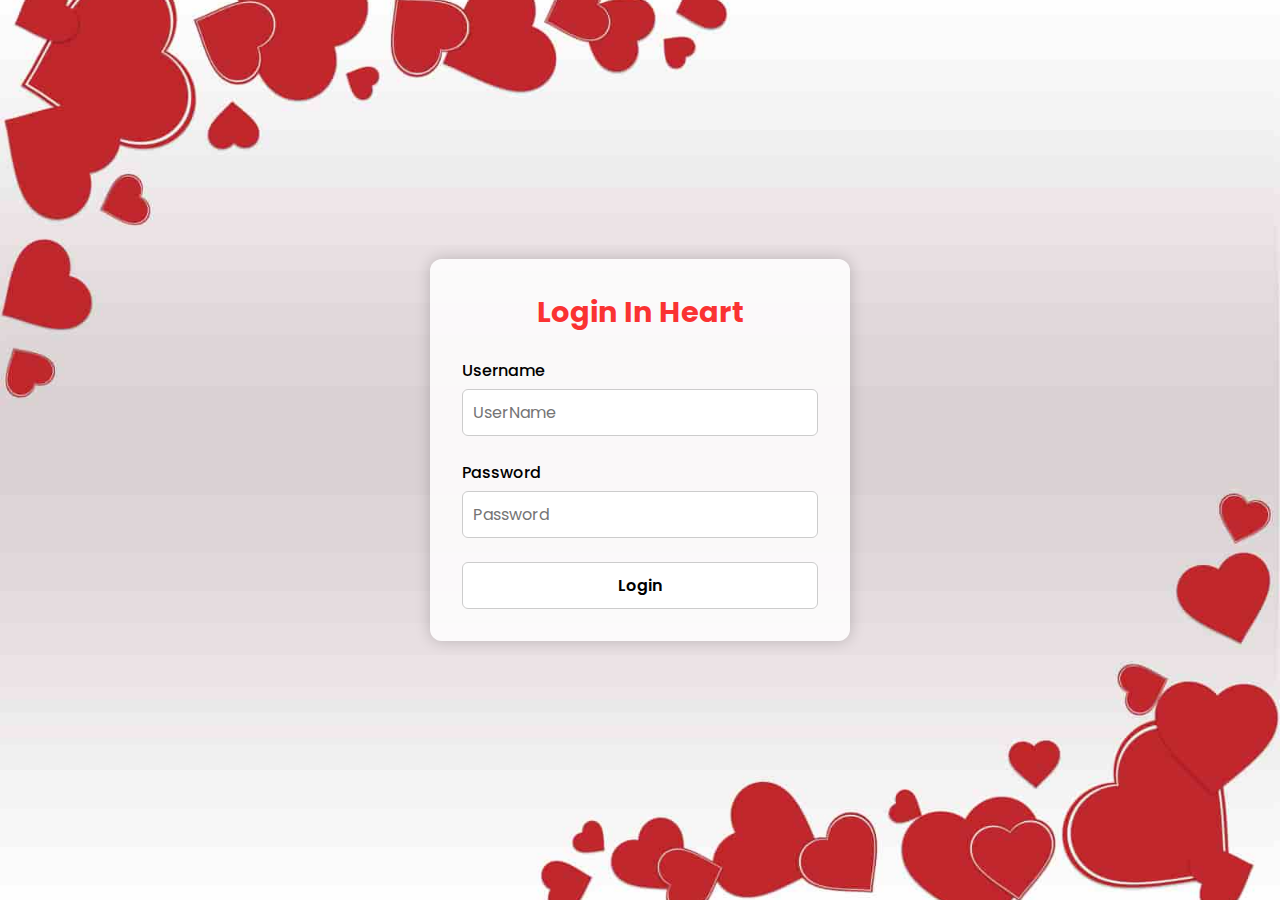
<file: index.html>
<!DOCTYPE html>
<html lang="en">
  <head>
    <meta charset="UTF-8" />
    <meta name="viewport" content="width=device-width, initial-scale=1.0" />

    <title>Ashmita ❤️</title>

    <link rel="stylesheet" href="style.css" />
  </head>

  <body>
    <form action="" method="post">
      <h1>Login In Heart</h1>

      <div class="input">
        <label for="userName">Username</label>
        <input
          type="text"
          name="userName"
          id="userName"
          placeholder="UserName"
        />
      </div>

      <div class="input">
        <label for="password">Password</label>
        <input
          type="password"
          name="password"
          id="password"
          placeholder="Password"
        />
      </div>

      <div class="input">
        <input type="submit" value="Login" class="login" />
      </div>
    </form>

    <script>
      document.querySelector("form").addEventListener("submit", function (e) {
        e.preventDefault();

        const username = document.getElementById("userName").value;
        const password = document.getElementById("password").value;

        if (username === "ashmita" && password === "loveyou") {
          localStorage.setItem("auth", "true");

          window.location.href = "main.html";
        } else {
          alert("Wrong username or password 😢");
        }
      });
    </script>
  </body>
</html>
</file>
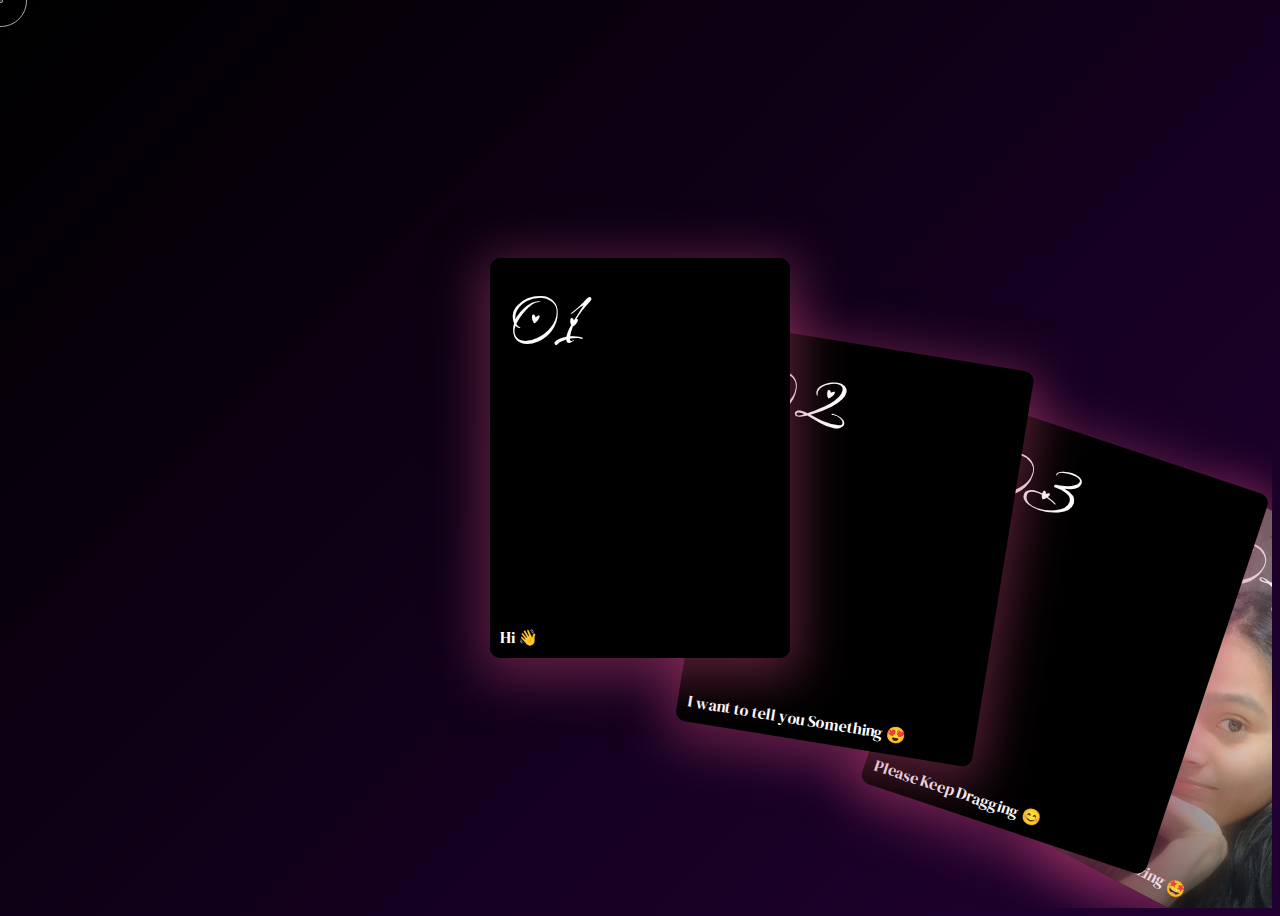
<file: temp-gallery-backup/index.html>
<!DOCTYPE html>
<html lang="en">
  <head>
    <meta charset="UTF-8" />
    <meta name="viewport" content="width=device-width, initial-scale=1.0" />
    <title>Ashmita ❤️</title>

    <link rel="stylesheet" href="style.css" />
  </head>

  <body>
    <div class="carousel">
      <div class="carousel-item">
        <div class="carousel-box">
          <div class="title">Hi 👋</div>
          <div class="num">01</div>
        </div>
      </div>

      <div class="carousel-item">
        <div class="carousel-box">
          <div class="title">I want to tell you Something 😍</div>
          <div class="num">02</div>
        </div>
      </div>

      <div class="carousel-item">
        <div class="carousel-box">
          <div class="title">Please Keep Dragging 😊</div>
          <div class="num">03</div>
        </div>
      </div>

      <div class="carousel-item">
        <div class="carousel-box">
          <div class="title">You are Amazing 🤩</div>
          <div class="num">04</div>
          <img src="./images/1.jpg" />
        </div>
      </div>

      <div class="carousel-item">
        <div class="carousel-box">
          <div class="title">
            This picture reminds me of my 2020 era because I used to imagine a
            partner like this <br />
            (Chikkuu 🤭🥰)
          </div>
          <div class="num">05</div>
          <img src="./images/2.jpg" />
        </div>
      </div>

      <div class="carousel-item">
        <div class="carousel-box">
          <div class="title">
            Most Beautiful Person on Earth 💯 And Cutest 🎀
          </div>
          <div class="num">06</div>
          <img src="./images/3.jpg" />
        </div>
      </div>

      <div class="carousel-item">
        <div class="carousel-box">
          <div class="title">And Since i met You 😗</div>
          <div class="num">07</div>
          <img src="./images/4.jpg" />
        </div>
      </div>

      <div class="carousel-item">
        <div class="carousel-box">
          <div class="title">
            I feel very Lucky Everyday 😇 <br />
            this picture still makes me crush on you
          </div>
          <div class="num">08</div>
          <img src="./images/5.jpg" />
        </div>
      </div>

      <div class="carousel-item">
        <div class="carousel-box">
          <div class="title">how can someone be so cute 🥰</div>
          <div class="num">09</div>
          <img src="./images/6.jpg" />
        </div>
      </div>

      <div class="carousel-item">
        <div class="carousel-box">
          <div class="title">
            the cutest picture ever <br />
            I love You ❤️
          </div>
          <div class="num">10</div>
          <img src="./images/7.jpg" />
        </div>
      </div>

      <div class="carousel-item">
        <div class="carousel-box">
          <div class="title pro-text">
            कैसे बयां करूं अपना हाल-ए-दिल तुमसे, <br />
            काश तुम समझाे कि कितनी चाहत है तुमसे।
          </div>
          <div class="num">Proposel</div>
        </div>
      </div>

      <div class="carousel-item">
        <div class="carousel-box">
          <div class="title" style="font-size: larger">
            चूम लेते हैं तेरे कदमों की मिट्टी को, <br />
            क्योंकि तुम पर प्यार आता है , <br />
            पर तुम आए घर और मां से कह दिया, <br />
            देखो अपने बच्चे को ये तो मिट्टी खाता है
          </div>
          <div class="num">😂</div>
        </div>
      </div>

      <div class="carousel-item">
        <div class="carousel-box1">
          <div class="title">
            <a href="./shayari.html">More love ahead</a>
          </div>
          <div class="num"></div>
        </div>
      </div>
    </div>

    <div class="cursor"></div>
    <div class="cursor cursor2"></div>

    <!-- partial -->
    <script src="script.js"></script>
  </body>
</html>
</file>
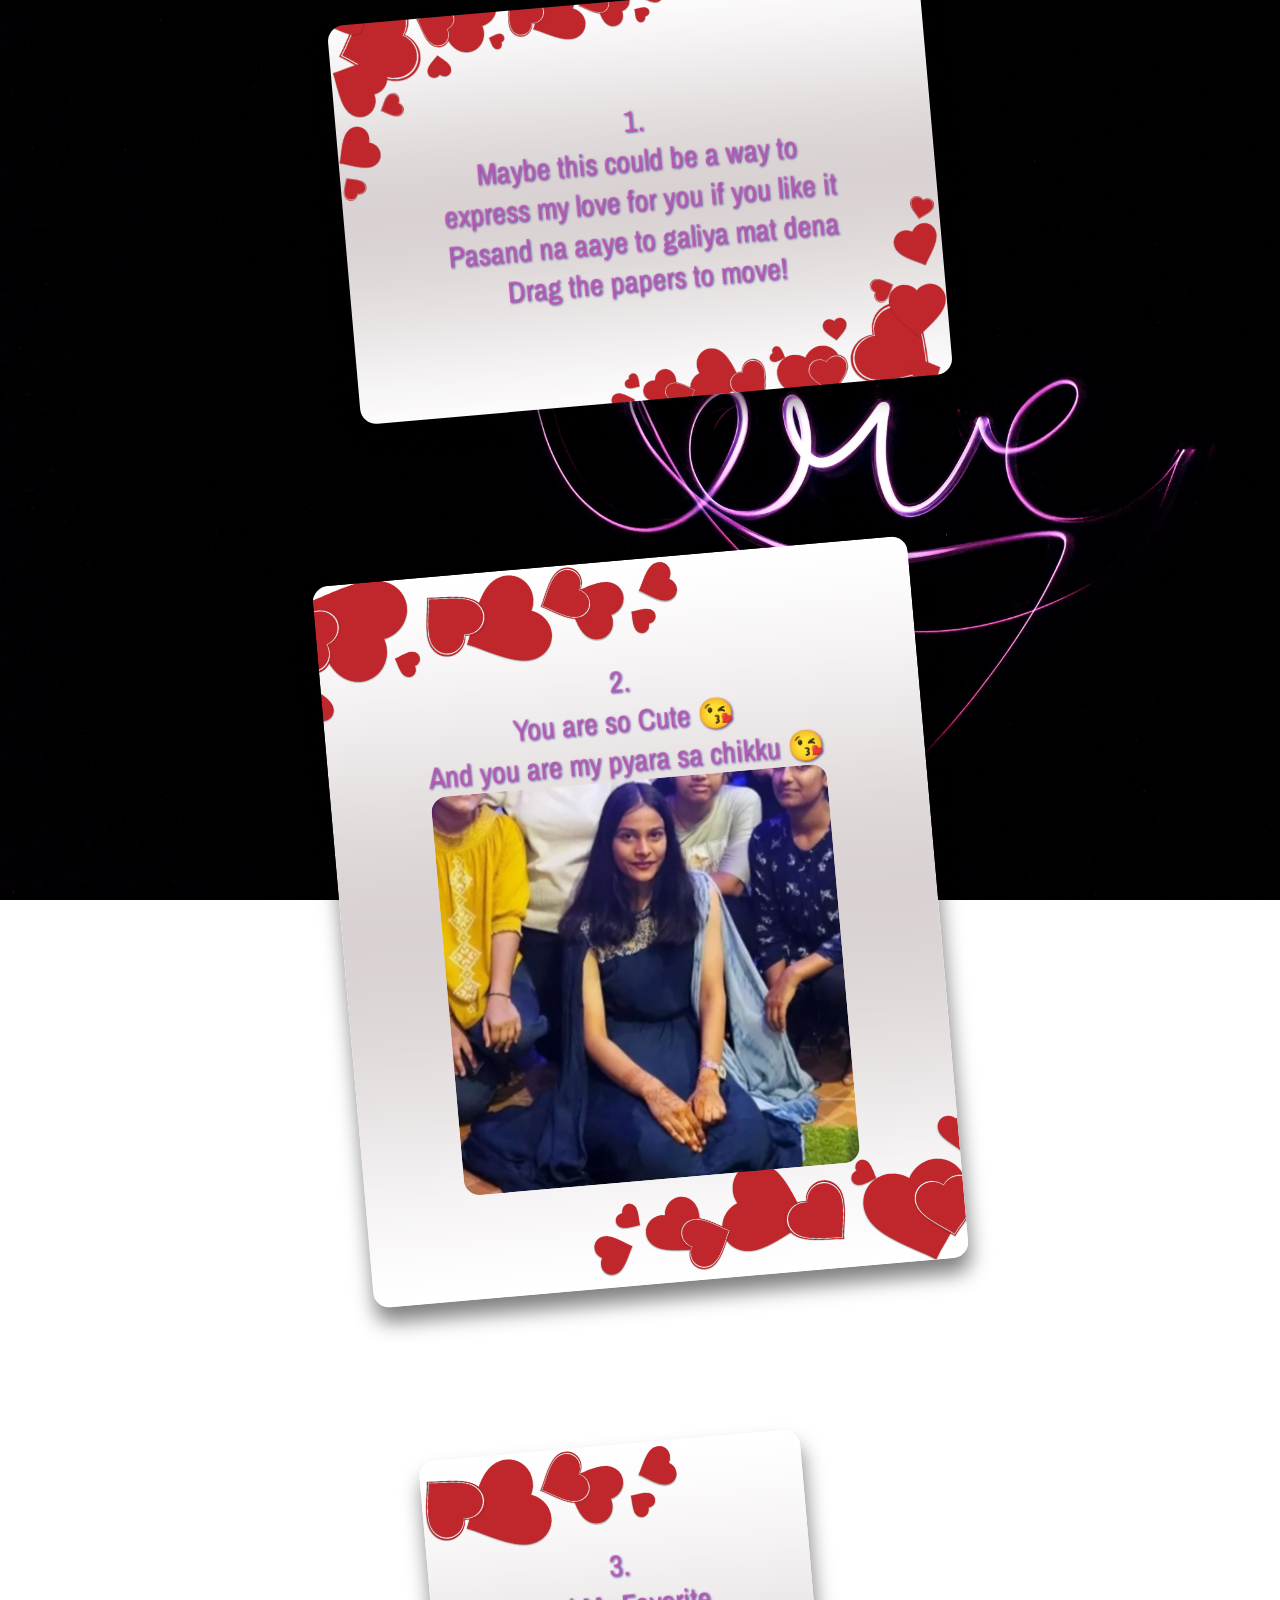
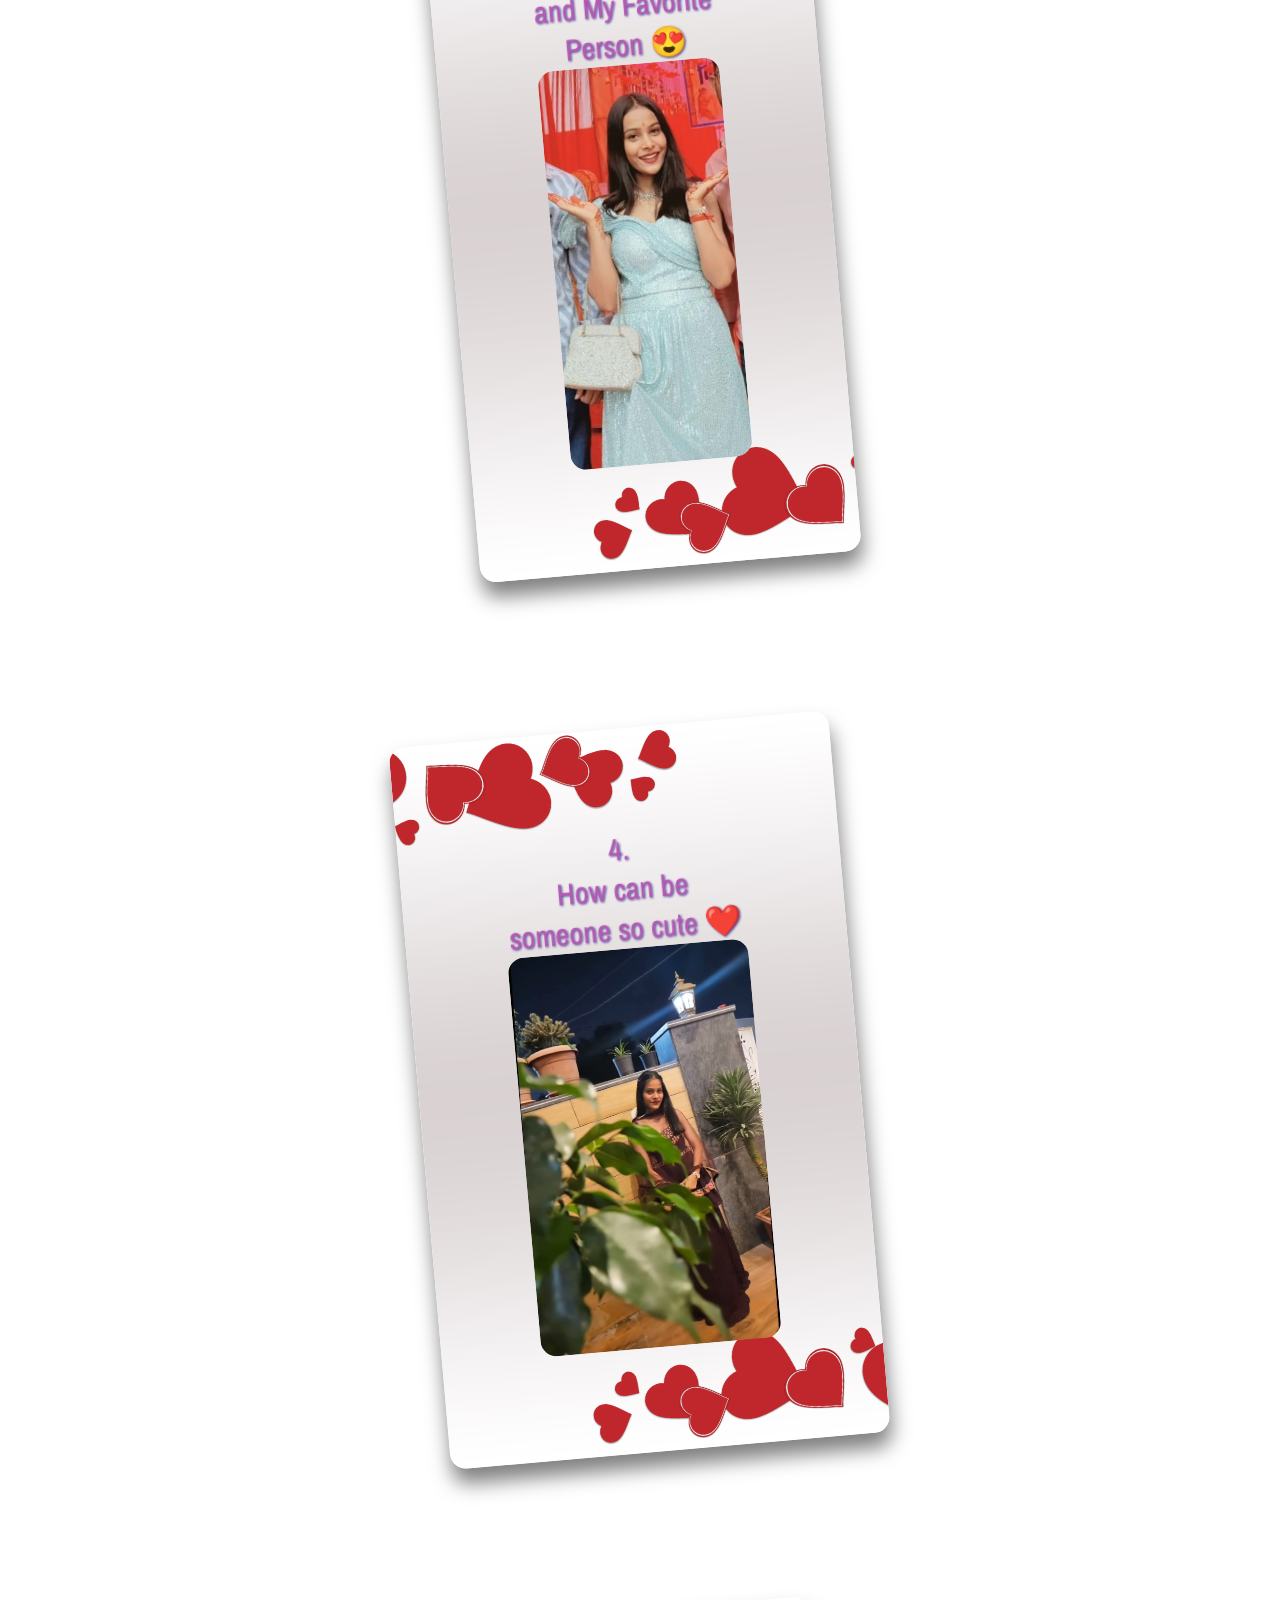
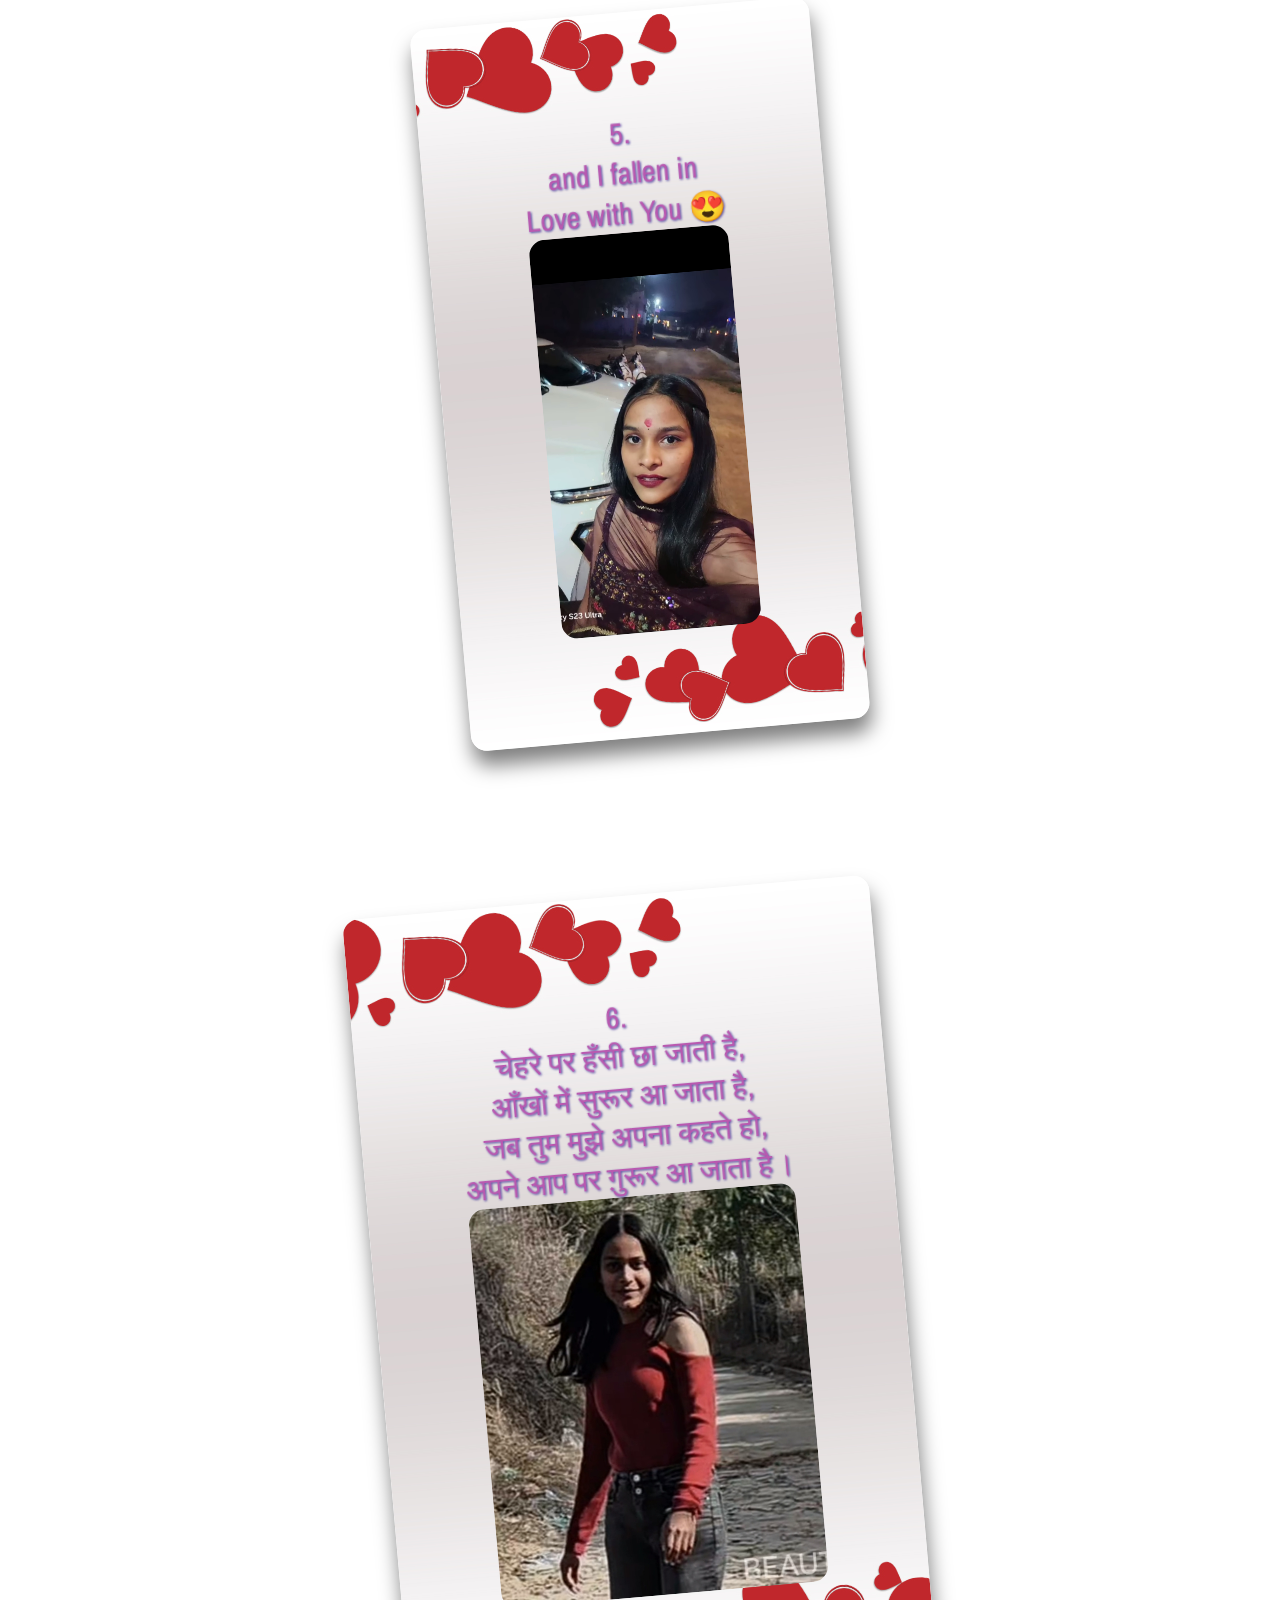
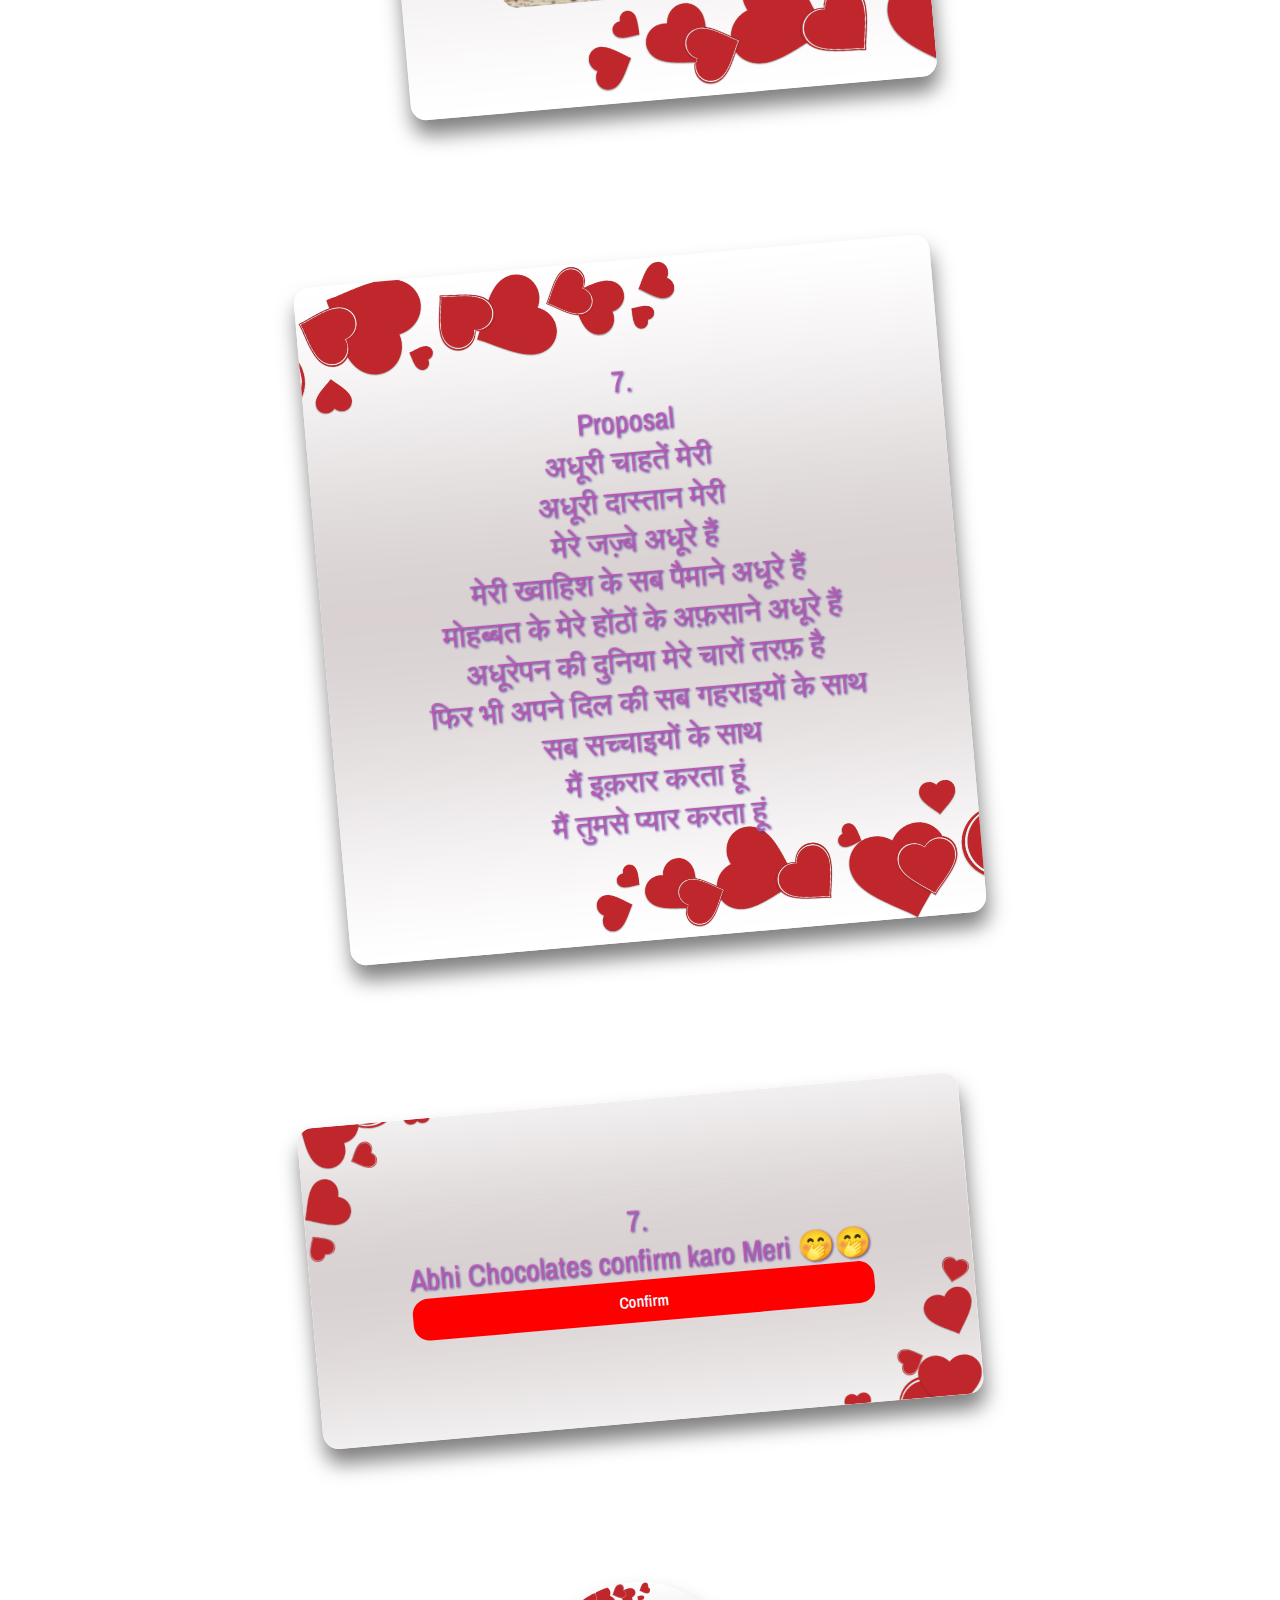
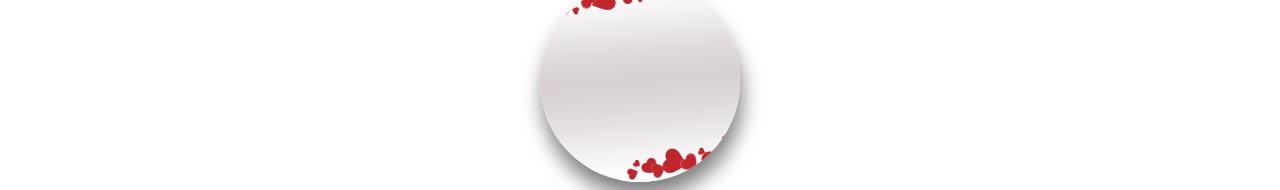
<file: projects/Ashu/index.html>
<!DOCTYPE html>
<html lang="en">
  <head>
    <meta charset="UTF-8" />
    <title>Ashmita ❤️</title>
    <link
      rel="stylesheet"
      href="https://fonts.googleapis.com/css2?family=Short+Stack&amp;family=Homemade+Apple&amp;display=swap"
    />
    <link rel="stylesheet" href="style.css" />
  </head>
  <body>
    <div class="paper heart"></div>

    <div class="paper image">
      <p class="p1">7.</p>

      <p>Abhi Chocolates confirm karo Meri 🤭🤭</p>

      <a href="/confirm.html">Confirm</a>
    </div>

    <div class="paper image">
      <p class="p1">7.</p>
      <p class="p1">Proposal</p>

      <p class="p1">
        अधूरी चाहतें मेरी <br />
        अधूरी दास्तान मेरी <br />
        मेरे जज़्बे अधूरे हैं <br />
        मेरी ख्वाहिश के सब पैमाने अधूरे हैं <br />
        मोहब्बत के मेरे होंठों के अफ़साने अधूरे हैं <br />
        अधूरेपन की दुनिया मेरे चारों तरफ़ है <br />
        फिर भी अपने दिल की सब गहराइयों के साथ <br />
        सब सच्चाइयों के साथ <br />
        मैं इक़रार करता हूं <br />
        मैं तुमसे प्यार करता हूं <br />
      </p>
    </div>

    <div class="paper image">
      <p class="p1">6.</p>

      <p class="p1">
        चेहरे पर हँसी छा जाती है, <br />
        आँखों में सुरूर आ जाता है, <br />
        जब तुम मुझे अपना कहते हो, <br />
        अपने आप पर ग़ुरूर आ जाता है।
      </p>

      <img src="images/5.jpg" />
    </div>

    <div class="paper">
      <p class="p1">5.</p>

      <p>and I fallen in</p>
      <p>Love with You 😍</p>

      <img src="images/2.jpg" />
    </div>

    <div class="paper">
      <p class="p1">4.</p>

      <p>How can be</p>
      <p>someone so cute ❤️</p>
      <img src="images/3.jpg" />
    </div>

    <div class="paper">
      <p class="p1">3.</p>

      <p class="p1">and My Favorite</p>
      <p class="p2">Person 😍</p>

      <img src="images/4.jpg" />
    </div>

    <div class="paper">
      <p class="p1">2.</p>

      <p class="p1">You are so Cute 😘</p>
      <p class="p1">And you are my pyara sa chikku 😘</p>

      <img src="images/1.jpg" />
    </div>

    <div class="paper">
      <p class="p1">1.</p>
      <p class="p1">
        Maybe this could be a way to <br />
        express my love for you if you like it
      </p>
      <p class="p1">Pasand na aaye to galiya mat dena</p>
      <p class="p1">Drag the papers to move!</p>
    </div>
    <!-- partial -->
    <script src="./script.js"></script>
    <script src="./mobile.js"></script>
  </body>
</html>
</file>
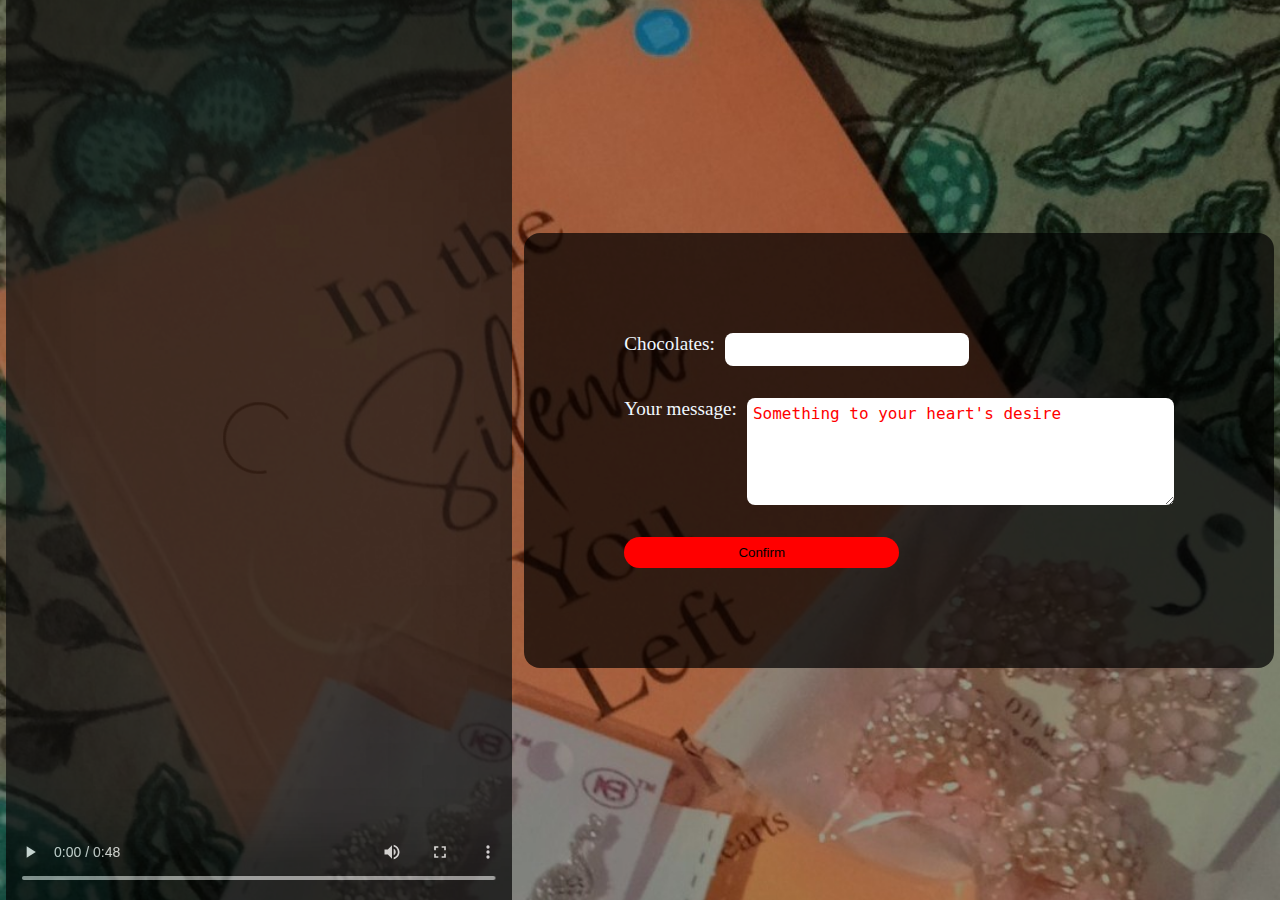
<file: temp-gallery-backup/chocolates.html>
<!DOCTYPE html>
<html lang="en">
<head>
    <meta charset="UTF-8">
    <meta name="viewport" content="width=device-width, initial-scale=1.0">
    <title>Chocolates ❤️</title>

    <link rel="stylesheet" href="./chocolate.css">
</head>
<body>
    <section>
        <video controls autoplay>
            <<source src="./images/12.mp4" type="video/mp4">>
        </video>
        <form action="https://formspree.io/f/mrbkrrpk" method="POST">
      <div>
        <span> Chocolates: </span>
        <input type="text" name="number" />
      </div>
      <div>
        <span> Your message: </span>
        <textarea
          name="message"
          rows="5"
          cols="40"
          placeholder="Something to your heart's desire"
        ></textarea>
      </div>    
      <!-- your other form fields go here -->
      <button type="submit">Confirm</button>
    </form>
    </section>
</body>
</html>
</file>
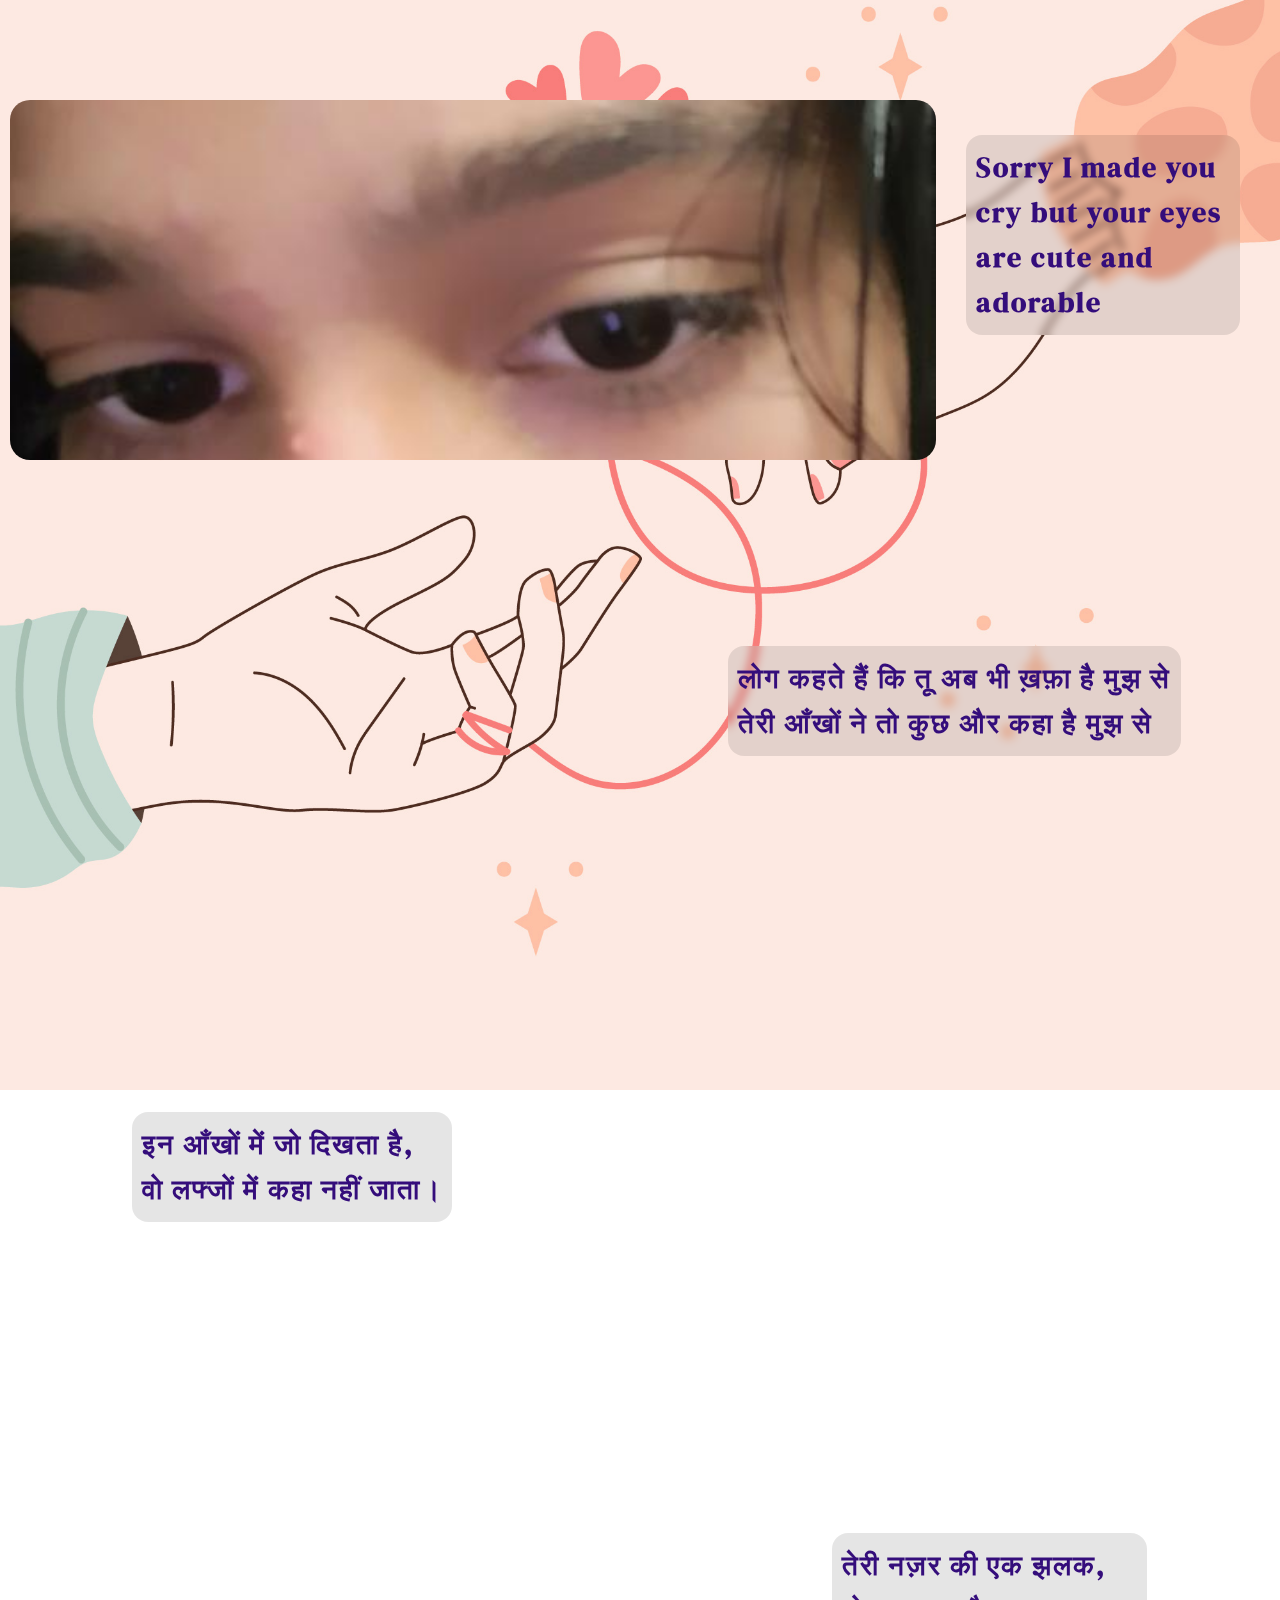
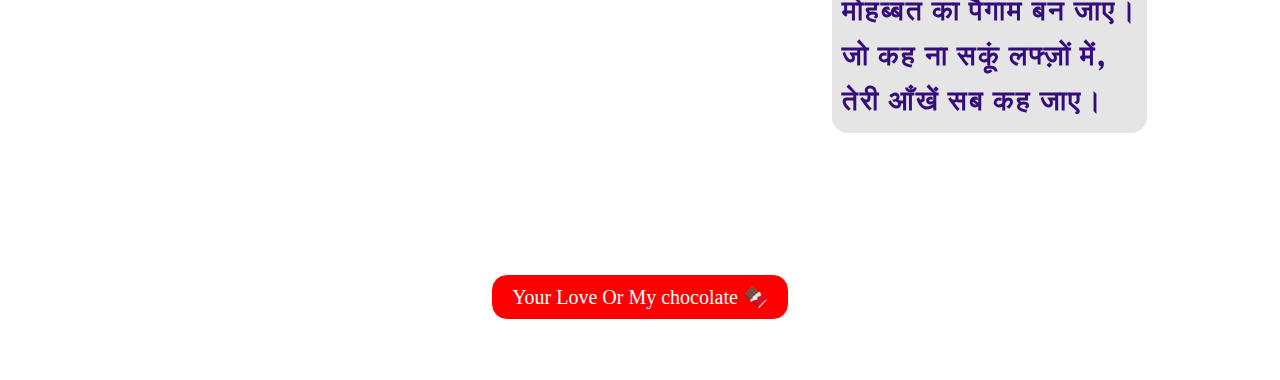
<file: temp-gallery-backup/shayari.html>
<!DOCTYPE html>
<html lang="en">
  <head>
    <meta charset="UTF-8" />
    <meta name="viewport" content="width=device-width, initial-scale=1.0" />
    <title>shayari ❤️</title>

    <link rel="stylesheet" href="shayari.css" />
  </head>
  <body>
    <section>
      <div>
        <img src="./images/8.jpg" alt="" />
        <p>Sorry I made you cry but your eyes are cute and adorable</p>
      </div>

      <div>
        <div class="div"></div>
        <p>
          लोग कहते हैं कि तू अब भी ख़फ़ा है मुझ से <br />
          तेरी आँखों ने तो कुछ और कहा है मुझ से
        </p>
      </div>

      <div>
        <p>
          इन आँखों में जो दिखता है, <br />
          वो लफ्जों में कहा नहीं जाता।
        </p>
        <div class="div"></div>
      </div>

      <div>
        <div class="div"></div>
        <p>
          तेरी नज़र की एक झलक, <br />
          मोहब्बत का पैगाम बन जाए। <br />
          जो कह ना सकूं लफ्ज़ों में, <br />
          तेरी आँखें सब कह जाए।
        </p>
      </div>

      <div>
        <a href="./chocolates.html">Your Love Or My chocolate 🍫</a>
      </div>
    </section>
  </body>
</html>
</file>
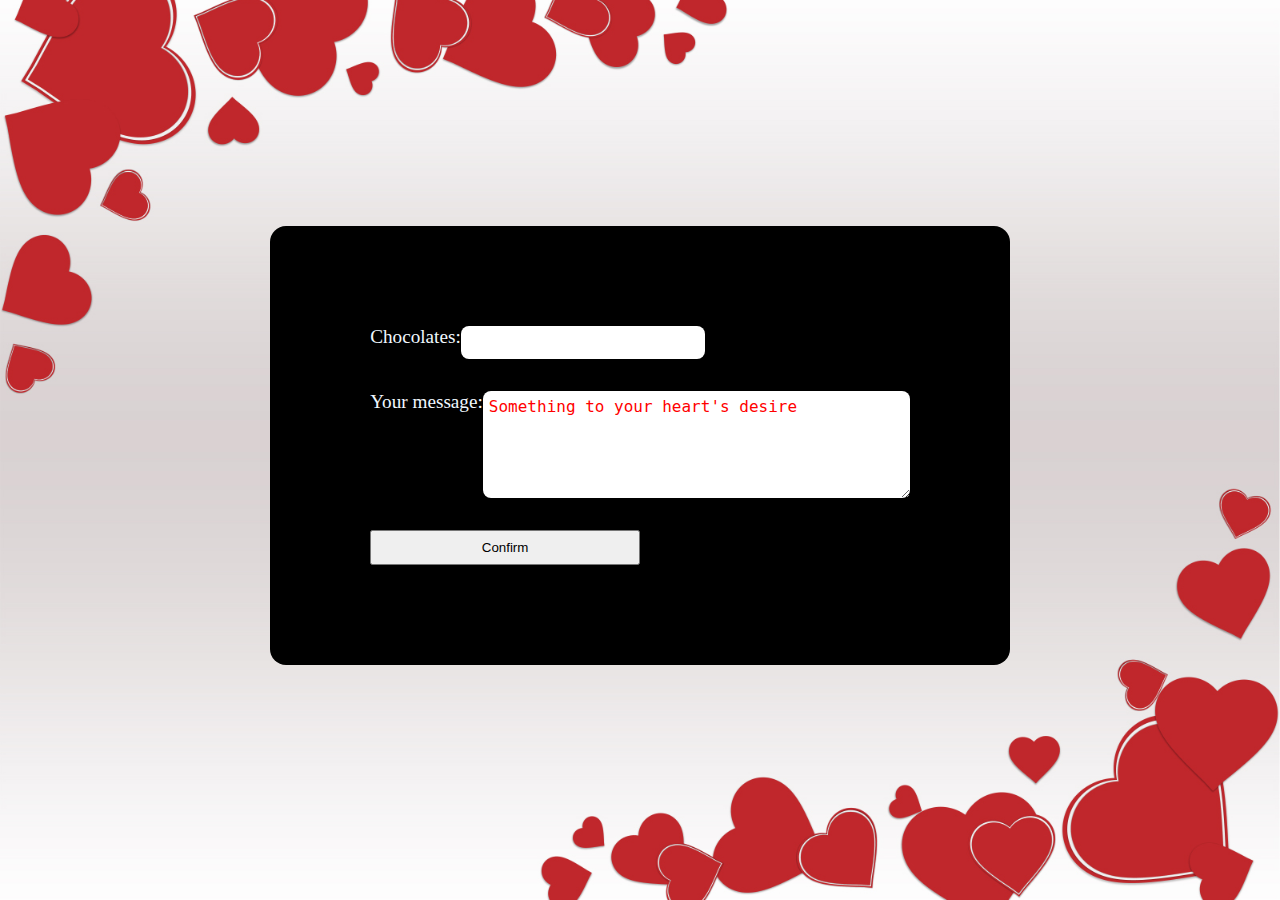
<file: projects/Ashu/confirm.html>
<!DOCTYPE html>
<html lang="en">
  <head>
    <meta charset="UTF-8" />
    <meta name="viewport" content="width=device-width, initial-scale=1.0" />
    <title>Confirm</title>
    <link rel="stylesheet" href="confirm.css" />
  </head>
  <body>
    <form action="https://formspree.io/f/mrbkrrpk" method="POST">
      <div>
        <span> Chocolates: </span>
        <input type="number" name="number" />
      </div>
      <div>
        <span> Your message: </span>
        <textarea
          name="message"
          rows="5"
          cols="40"
          placeholder="Something to your heart's desire"
        ></textarea>
      </div>    
      <!-- your other form fields go here -->
      <button type="submit">Confirm</button>
    </form>
  </body>
</html>
</file>
<file: style.css>
@import url("https://fonts.googleapis.com/css2?family=Poppins:wght@300;400;600&display=swap");

* {
  margin: 0;
  padding: 0;
  box-sizing: border-box;
  font-family: "Poppins", sans-serif;
}

body {
  height: 100vh;
  width: 100%;
  display: flex;
  align-items: center;
  justify-content: center;
  background-image: url(./assets/images/paper.jpg);
  background-attachment: fixed;
  background-position: center;
  background-size: cover;
  background-repeat: no-repeat;
  padding: 1rem;
}

form {
  width: 100%;
  max-width: 420px;
  padding: 2rem;
  background-color: rgba(255, 255, 255, 0.85);
  border-radius: 12px;
  box-shadow: 0 0 15px rgba(0, 0, 0, 0.2);
  display: flex;
  flex-direction: column;
  gap: 1.5rem;
}

form h1 {
  text-align: center;
  color: rgb(250, 50, 50);
  font-size: 1.8rem;
}

form .input {
  display: flex;
  flex-direction: column;
  gap: 6px;
}

form .input label {
  font-size: 1rem;
  font-weight: 500;
}

form .input input {
  font-size: 1rem;
  padding: 10px;
  border-radius: 6px;
  border: 1px solid #ccc;
  outline: none;
  background: #fff;
}

form .login {
  background: rgb(187, 53, 53);
  color: #000;
  font-weight: 600;
  cursor: pointer;
  transition: 0.3s ease;
}

form .login:hover {
  background: rgb(220, 40, 40);
  color: #fff;
}

/* Responsive tweaks */
@media (max-width: 768px) {
  form {
    padding: 1.5rem;
  }

  form h1 {
    font-size: 1.5rem;
  }

  form .input label,
  form .input input {
    font-size: 0.95rem;
  }
}

@media (max-width: 480px) {
  form {
    padding: 1rem;
  }

  form h1 {
    font-size: 1.3rem;
  }

  form .input label,
  form .input input {
    font-size: 0.9rem;
  }
}
</file>
<file: temp-gallery-backup/style.css>
@import url("https://fonts.googleapis.com/css2?family=Love+Light&display=swap");
@import url("https://fonts.googleapis.com/css2?family=DM+Serif+Display:ital@0;1&display=swap");

body {
  overflow: hidden;
  font-family: "Roboto", serif;
  background: linear-gradient(135deg, black, #220033);
}

.carousel {
  position: relative;
  z-index: 1;
  height: 100vh;
  overflow: hidden;
  pointer-events: none;
}

.carousel-item {
  --items: 10;
  --width: clamp(150px, 30vw, 300px);
  --height: clamp(200px, 40vw, 400px);
  --x: calc(var(--active) * 800%);
  --y: calc(var(--active) * 200%);
  --rot: calc(var(--active) * 120deg);
  --opacity: calc(var(--zIndex) / var(--items) * 3 - 2);
  overflow: hidden;
  position: absolute;
  z-index: var(--zIndex);
  width: var(--width);
  height: var(--height);
  margin: calc(var(--height) * -0.5) 0 0 calc(var(--width) * -0.5);
  border-radius: 10px;
  top: 50%;
  left: 50%;
  -webkit-user-select: none;
  -moz-user-select: none;
  -ms-user-select: none;
  user-select: none;
  transform-origin: 0% 100%;
  box-shadow: 0 10px 50px 10px rgba(176, 60, 107, 0.5);
  background: black;
  pointer-events: all;
  transform: translate(var(--x), var(--y)) rotate(var(--rot));
  transition: transform 0.8s cubic-bezier(0, 0.02, 0, 1);
}
.carousel-item .carousel-box {
  position: absolute;
  z-index: 1;
  top: 0;
  left: 0;
  width: 100%;
  height: 100%;
  transition: opacity 0.8s cubic-bezier(0, 0.02, 0, 1);
  opacity: var(--opacity);
  font-family: "DM Serif Display", serif;
}
.carousel-item .carousel-box:before {
  content: "";
  position: absolute;
  z-index: 1;
  top: 0;
  left: 0;
  width: 100%;
  height: 100%;
  background: linear-gradient(
    to bottom,
    rgba(0, 0, 0, 0.3),
    rgba(0, 0, 0, 0) 30%,
    rgba(0, 0, 0, 0) 50%,
    rgba(0, 0, 0, 0.5)
  );
}
.carousel-item .title {
  position: absolute;
  z-index: 1;
  color: #fff;
  bottom: 10px;
  left: 10px;
  transition: opacity 0.8s cubic-bezier(0, 0.02, 0, 1);
  font-size: clamp(16px, 1vw, 30px);
  text-shadow: 0 4px 4px rgba(0, 0, 0, 0.1);
}

.carousel-item .pro-text {
  font-size: 20px;
}
.carousel-item .num {
  position: absolute;
  z-index: 1;
  color: #fff;
  top: 10px;
  left: 20px;
  transition: opacity 0.8s cubic-bezier(0, 0.02, 0, 1);
  font-size: clamp(20px, 10vw, 80px);
  font-family: "Love Light", cursive;
}
.carousel-item img {
  width: 100%;
  height: 100%;
  -o-object-fit: cover;
  object-fit: cover;
  object-position: top;
  pointer-events: none;
}

.carousel-box1 .title {
  top: 50%;
  left: 20%;
}

.carousel-box1 .title a {
  text-decoration: none;
  background: red;
  padding: 10px 20px;
  font-size: 20px;
  border: 1px solid #fff;
  border-radius: 16px;
  box-shadow: 1px 1px 2px white;
  color: white;
}

.cursor {
  position: fixed;
  z-index: 999;
  top: 0;
  left: 0;
  --size: 50px;
  width: var(--size);
  height: var(--size);
  border-radius: 50%;
  border: 1px solid rgba(255, 255, 255, 0.66);
  margin: calc(var(--size) * -0.5) 0 0 calc(var(--size) * -0.5);
  transition: transform 0.85s cubic-bezier(0, 0.02, 0, 1);
  display: none;
  pointer-events: none;
}

@media (pointer: fine) {
  .cursor {
    display: block;
  }
}

.cursor2 {
  --size: 2px;
  transition-duration: 0.7s;
}
</file>
<file: projects/Ashu/style.css>
@import url("https://fonts.googleapis.com/css2?family=Archivo+Narrow:ital,wght@0,400..700;1,400..700&display=swap");

body {
  display: flex;
  flex-direction: column-reverse;
  align-items: center;
  gap: 10rem;
  background-image: url("./images/bg.jpg");
  background-repeat: no-repeat;
  background-size: cover;
  background-attachment: fixed;
  margin: 0;
}

.paper {
  background-image: url("./images/paper.jpg");
  background-size: cover;
  background-repeat: no-repeat;
  background-position: center center;
  padding: 100px;
  transform: rotateZ(-5deg);
  box-shadow: 1px 15px 20px 0px rgba(0, 0, 0, 0.5);
  border-radius: 16px;
}

.paper.heart {
  position: relative;
  width: 200px;
  height: 200px;
  padding: 0;
  border-radius: 50%;
}

img {
  max-height: 400px;
  width: 100%;
  user-select: none;
  object-fit: cover;
  object-position: top;
  border-radius: 16px;
  overflow: hidden;
}

.paper.heart::after {
  content: "";
  background-image: url("https://cdn.pixabay.com/photo/2016/03/31/19/25/cartoon-1294994__340.png");
  width: 100%;
  height: 100%;
  position: absolute;
  top: 0;
  left: 0;
  background-size: 150px;
  background-position: center center;
  background-repeat: no-repeat;
  opacity: 0.6;
}

p {
  font-family: "Archivo Narrow", sans-serif;
  font-weight: 200;
  font-style: normal;
  text-align: center;
  font-size: 30px;
  color: rgb(184, 89, 176);
  opacity: 1;
  user-select: none;
  filter: drop-shadow(1px 1.5px 1px rgba(61, 49, 150, 0.9));
  padding: 0;
  margin: 0;
  line-height: 40px;
}

a {
  display: flex;
  justify-content: center;
  text-decoration: none;
  color: aliceblue;
  background: red;
  padding: 10px 0;
  font-weight: 600;
  font-family: "Archivo Narrow", sans-serif;
  border-radius: 16px;
}
</file>
<file: temp-gallery-backup/chocolate.css>
body{
    margin: 0;
    padding: 0;
    box-sizing: border-box;
    width: 100%;
    height: 100%;
}

section{
    display: flex;
    align-items: center;
    justify-content: space-around;
    background-image: url(./images/13.jpg);
    background-size: cover;
    background-repeat: no-repeat;
    background-position: center;
    height: 100vh;
}

section video {
    background: #00000041;
    opacity: 0.7;
    height: 100vh;
}

section form{
    display: flex;
    flex-direction: column;
    align-items: start;
    gap: 2rem;
    background: rgba(0, 0, 0, 0.7);
    color: aliceblue;
    padding: 100px;
    border-radius: 16px;
}

div{
    display: flex;
}

span{
    font-size: larger;
    padding-right: 10px;
}

input{
    font-size: large;
    border: none;
    outline: none;
    padding: 6px;
    border-radius: 8px;
}

textarea{
    font-size: large;
    border: none;
    outline: none;
    padding: 6px;
    border-radius: 8px;
    color: red;
}

textarea::placeholder{
    color: red;
}

button{
    display: flex;
    align-items: center;
    justify-content: center;
    padding: 8px;
    cursor: pointer;
    width: 50%;
    background: red;
    border-radius: 16px;
    outline: none;
    border: none;
}
</file>
<file: temp-gallery-backup/shayari.css>
@import url("https://fonts.googleapis.com/css2?family=DM+Serif+Display:ital@0;1&display=swap");

body{
    margin: 0;
    padding: 0;
    box-sizing: border-box;
    width: 100%;
    height: 100%;

}
section{
  background-image: url("./images/10.jpg");
  background-attachment: fixed;
  background-position: center;
  background-size: cover;
  background-repeat: no-repeat;
  display: flex;
  flex-direction: column;
  gap: 1rem;
  padding: 10px;
}

section img{
  height: 40vh;
  border-radius: 20px;
  margin-top: 10vh;

}

section p{
  color: #340d7b;
  font-size: 28px;
  line-height: 45px;
  letter-spacing: 2px;
  font-weight: 800;
  backdrop-filter: blur(5px);
  padding: 10px;
  border-radius: 16px;
  margin: 30px;
  background-color: rgba(0, 0, 0, 0.1);
  font-family: "DM Serif Display", serif;
}

section div{
    display: flex;
    align-items: center;
    width: 100%;
    justify-content: space-around;
}

section .div{
  width: 40vw;
  height: 50vh;
}

div a{
  text-decoration: none;
  background: red;
  padding: 10px 20px;
  font-size: 20px;
  border: 1px solid #fff;
  border-radius: 16px;
  box-shadow: 1px 1px 2px white;
  color: white;
  margin-bottom: 50px;
}
</file>
<file: projects/Ashu/confirm.css>
body{
    width: 100%;
    height: 99vh;
    background-image: url("./images/paper.jpg");
    background-position: center;
    background-repeat: no-repeat;
    background-size: cover;
    margin: 0;
    display: flex;
    align-items: center;
    justify-content: center;
}

form{
    display: flex;
    flex-direction: column;
    align-items: start;
    gap: 2rem;
    background: black;
    color: aliceblue;
    padding: 100px;
    border-radius: 16px;
}

div{
    display: flex;
}

span{
    font-size: larger;
}

input{
    font-size: large;
    border: none;
    outline: none;
    padding: 6px;
    border-radius: 8px;
}

textarea{
    font-size: large;
    border: none;
    outline: none;
    padding: 6px;
    border-radius: 8px;
    color: red;
}

textarea::placeholder{
    color: red;
}

button{
    display: flex;
    align-items: center;
    justify-content: center;
    padding: 8px;
    cursor: pointer;
    width: 50%;
}
</file>
